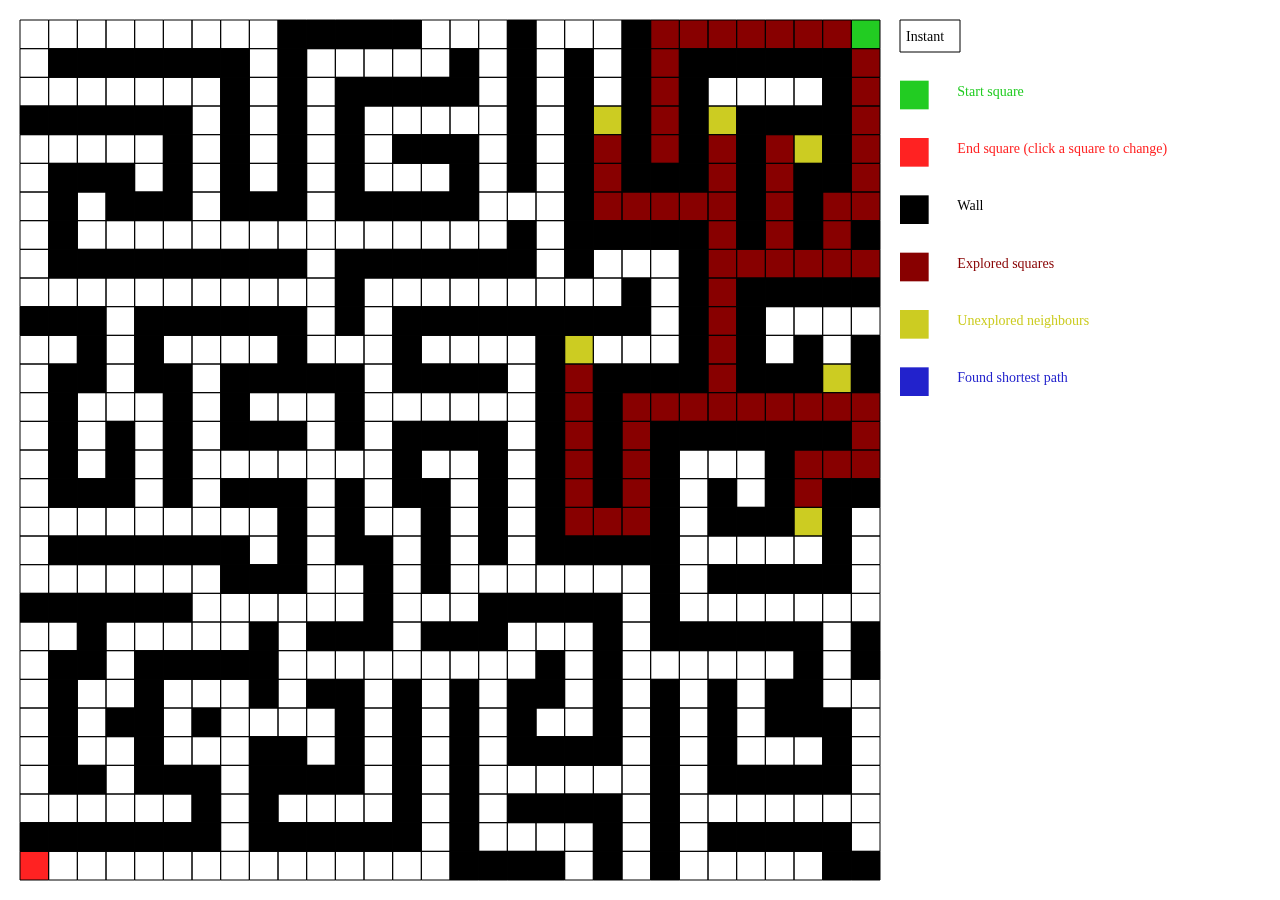
<file: index.html>
<!DOCTYPE html>
<html lang="en">
	<head>
		<meta charset="UTF-8">
		<meta name="viewport" content="width=device-width, initial-scale=1.0">
		<title>A Star</title>
		<link rel="stylesheet" type="text/css" href="style.css">
		<script src="constructors.js"></script>
		<script src="constants.js"></script>
		<script src="main.js"></script>
	</head>
	<body>
		<canvas id="myCanvas">Your browser doesn't support canvas.</canvas>
	</body>
</html>
</file>
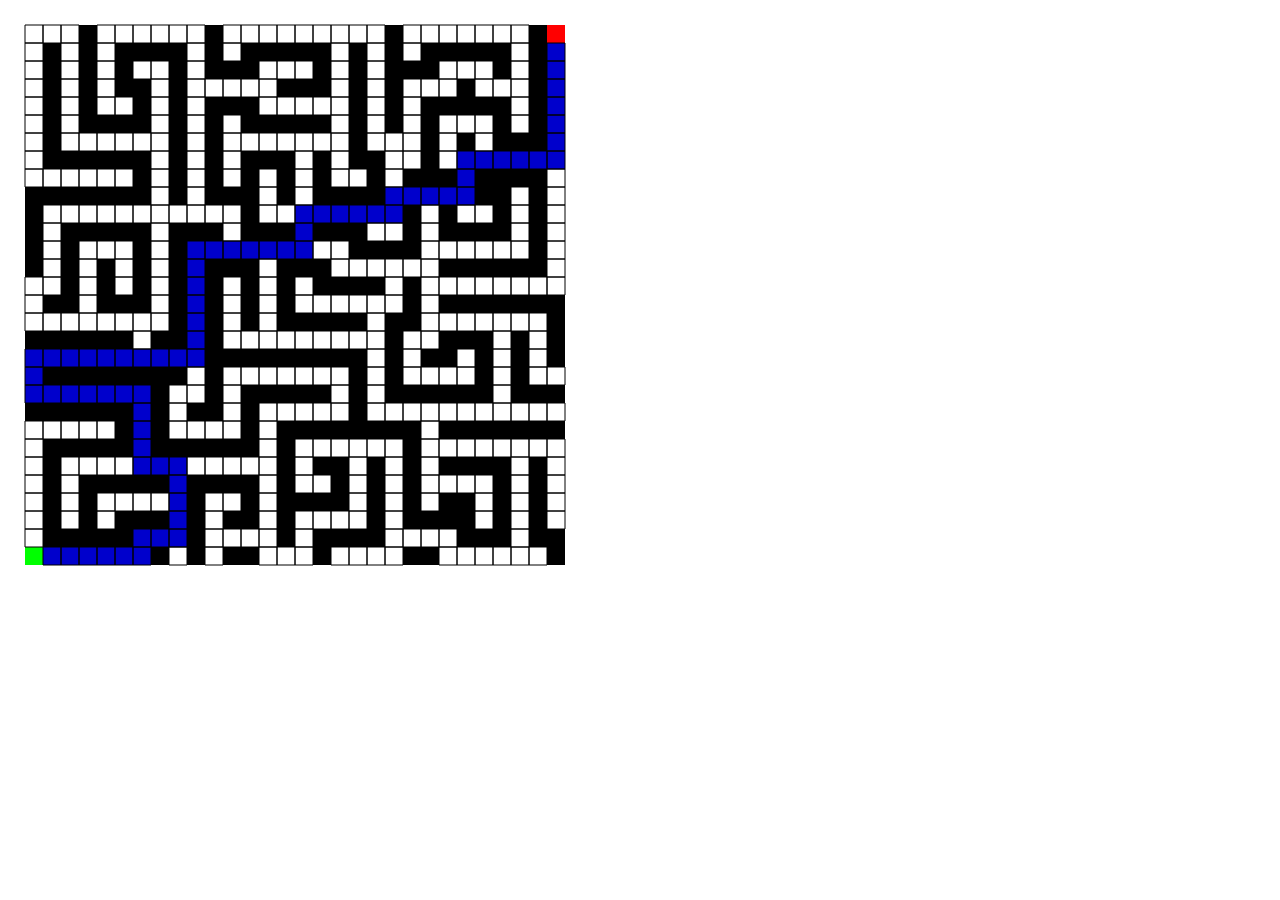
<file: A Star Instant.html>
<html>
	<head>
		<title>A Star</title>
		<style>
			body {
				padding: 0;
				margin: 0;
			}
			
			#myCanvas {
				padding: 0;
				margin: 0;
				top: 0;
				bottom: 0;
				left: 0;
				right: 0;
			}
		</style>
		<script>
			function Point (x, y) {
				this.X = x;
				this.Y = y;
			}
			
			function Path (points) {
				this.Points = points;
				this.Cost = function () {
					return this.Points.length - 1;
				}
				this.Tail = function () {
					return this.Points[this.Points.length - 1];
				}
			}
			
			var mip = [[0, 0, 0, 0, 0, 0, 0, 0, 0, 0, 0, 0, 0, 0, 0],
					   [0, 0, 0, 0, 0, 0, 0, 0, 0, 0, 0, 0, 0, 0, 0],
					   [0, 0, 0, 0, 0, 0, 0, 0, 0, 0, 0, 0, 0, 0, 0],
					   [0, 0, 0, 0, 0, 0, 0, 0, 0, 0, 0, 0, 0, 0, 0],
					   [0, 0, 0, 0, 0, 1, 1, 1, 1, 1, 0, 0, 0, 0, 0],
					   [0, 0, 0, 0, 0, 0, 0, 0, 0, 1, 0, 0, 0, 0, 0],
					   [0, 0, 0, 0, 0, 0, 0, 0, 0, 1, 0, 0, 0, 0, 0],
					   [0, 0, 2, 0, 0, 0, 0, 0, 0, 1, 0, 0, 0, 0, 0],
					   [0, 0, 0, 0, 0, 0, 0, 0, 0, 1, 0, 0, 0, 0, 0],
					   [0, 0, 0, 0, 0, 0, 0, 0, 0, 1, 0, 0, 0, 0, 0],
					   [0, 0, 0, 0, 0, 0, 0, 0, 0, 1, 0, 0, 0, 0, 0],
					   [0, 0, 0, 0, 0, 1, 1, 1, 1, 1, 0, 0, 0, 0, 0],
					   [0, 0, 0, 0, 0, 0, 0, 1, 0, 0, 0, 0, 0, 0, 0],
					   [0, 0, 0, 0, 0, 0, 0, 1, 0, 0, 0, 3, 0, 0, 0],
					   [0, 0, 0, 0, 0, 0, 0, 0, 0, 0, 0, 0, 0, 0, 0],
					   [0, 0, 0, 0, 0, 0, 0, 0, 0, 0, 0, 0, 0, 0, 0]];
			
			var map = [[0, 0, 0, 1, 0, 0, 0, 0, 0, 0, 1, 0, 0, 0, 0, 0, 0, 0, 0, 0, 1, 0, 0, 0, 0, 0, 0, 0, 1, 3],
					   [0, 1, 0, 1, 0, 1, 1, 1, 1, 0, 1, 0, 1, 1, 1, 1, 1, 0, 1, 0, 1, 0, 1, 1, 1, 1, 1, 0, 1, 0],
					   [0, 1, 0, 1, 0, 1, 0, 0, 1, 0, 1, 1, 1, 0, 0, 0, 1, 0, 1, 0, 1, 1, 1, 0, 0, 0, 1, 0, 1, 0],
					   [0, 1, 0, 1, 0, 1, 1, 0, 1, 0, 0, 0, 0, 0, 1, 1, 1, 0, 1, 0, 1, 0, 0, 0, 1, 0, 0, 0, 1, 0],
					   [0, 1, 0, 1, 0, 0, 1, 0, 1, 0, 1, 1, 1, 0, 0, 0, 0, 0, 1, 0, 1, 0, 1, 1, 1, 1, 1, 0, 1, 0],
					   [0, 1, 0, 1, 1, 1, 1, 0, 1, 0, 1, 0, 1, 1, 1, 1, 1, 0, 1, 0, 1, 0, 1, 0, 0, 0, 1, 0, 1, 0],
					   [0, 1, 0, 0, 0, 0, 0, 0, 1, 0, 1, 0, 0, 0, 0, 0, 0, 0, 1, 0, 0, 0, 1, 0, 1, 0, 1, 1, 1, 0],
					   [0, 1, 1, 1, 1, 1, 1, 0, 1, 0, 1, 0, 1, 1, 1, 0, 1, 0, 1, 1, 0, 0, 1, 0, 0, 0, 0, 0, 0, 0],
					   [0, 0, 0, 0, 0, 0, 1, 0, 1, 0, 1, 0, 1, 0, 1, 0, 1, 0, 0, 1, 0, 1, 1, 1, 0, 1, 1, 1, 1, 0],
					   [1, 1, 1, 1, 1, 1, 1, 0, 1, 0, 1, 1, 1, 0, 1, 0, 1, 1, 1, 1, 0, 0, 0, 0, 0, 1, 1, 0, 1, 0],
					   [1, 0, 0, 0, 0, 0, 0, 0, 0, 0, 0, 0, 1, 0, 0, 0, 0, 0, 0, 0, 0, 1, 0, 1, 0, 0, 1, 0, 1, 0],
					   [1, 0, 1, 1, 1, 1, 1, 0, 1, 1, 1, 0, 1, 1, 1, 0, 1, 1, 1, 0, 0, 1, 0, 1, 1, 1, 1, 0, 1, 0],
					   [1, 0, 1, 0, 0, 0, 1, 0, 1, 0, 0, 0, 0, 0, 0, 0, 0, 0, 1, 1, 1, 1, 0, 0, 0, 0, 0, 0, 1, 0],
					   [1, 0, 1, 0, 1, 0, 1, 0, 1, 0, 1, 1, 1, 0, 1, 1, 1, 0, 0, 0, 0, 0, 0, 1, 1, 1, 1, 1, 1, 0],
					   [0, 0, 1, 0, 1, 0, 1, 0, 1, 0, 1, 0, 1, 0, 1, 0, 1, 1, 1, 1, 0, 1, 0, 0, 0, 0, 0, 0, 0, 0],
					   [0, 1, 1, 0, 1, 1, 1, 0, 1, 0, 1, 0, 1, 0, 1, 0, 0, 0, 0, 0, 0, 1, 0, 1, 1, 1, 1, 1, 1, 1],
					   [0, 0, 0, 0, 0, 0, 0, 0, 1, 0, 1, 0, 1, 0, 1, 1, 1, 1, 1, 0, 1, 1, 0, 0, 0, 0, 0, 0, 0, 1],
					   [1, 1, 1, 1, 1, 1, 0, 1, 1, 0, 1, 0, 0, 0, 0, 0, 0, 0, 0, 0, 1, 0, 0, 1, 1, 1, 0, 1, 0, 1],
					   [0, 0, 0, 0, 0, 0, 0, 0, 0, 0, 1, 1, 1, 1, 1, 1, 1, 1, 1, 0, 1, 0, 1, 1, 0, 1, 0, 1, 0, 1],
					   [0, 1, 1, 1, 1, 1, 1, 1, 1, 0, 1, 0, 0, 0, 0, 0, 0, 0, 1, 0, 1, 0, 0, 0, 0, 1, 0, 1, 0, 0],
					   [0, 0, 0, 0, 0, 0, 0, 1, 0, 0, 1, 0, 1, 1, 1, 1, 1, 0, 1, 0, 1, 1, 1, 1, 1, 1, 0, 1, 1, 1],
					   [1, 1, 1, 1, 1, 1, 0, 1, 0, 1, 1, 0, 1, 0, 0, 0, 0, 0, 1, 0, 0, 0, 0, 0, 0, 0, 0, 0, 0, 0],
					   [0, 0, 0, 0, 0, 1, 0, 1, 0, 0, 0, 0, 1, 0, 1, 1, 1, 1, 1, 1, 1, 1, 0, 1, 1, 1, 1, 1, 1, 1],
					   [0, 1, 1, 1, 1, 1, 0, 1, 1, 1, 1, 1, 1, 0, 1, 0, 0, 0, 0, 0, 0, 1, 0, 0, 0, 0, 0, 0, 0, 0],
					   [0, 1, 0, 0, 0, 0, 0, 0, 0, 0, 0, 0, 0, 0, 1, 0, 1, 1, 0, 1, 0, 1, 0, 1, 1, 1, 1, 0, 1, 0],
					   [0, 1, 0, 1, 1, 1, 1, 1, 0, 1, 1, 1, 1, 0, 1, 0, 0, 1, 0, 1, 0, 1, 0, 0, 0, 0, 1, 0, 1, 0],
					   [0, 1, 0, 1, 0, 0, 0, 0, 0, 1, 0, 0, 1, 0, 1, 1, 1, 1, 0, 1, 0, 1, 0, 1, 1, 0, 1, 0, 1, 0],
					   [0, 1, 0, 1, 0, 1, 1, 1, 0, 1, 0, 1, 1, 0, 1, 0, 0, 0, 0, 1, 0, 1, 1, 1, 1, 0, 1, 0, 1, 0],
					   [0, 1, 1, 1, 1, 1, 0, 0, 0, 1, 0, 0, 0, 0, 1, 0, 1, 1, 1, 1, 0, 0, 0, 0, 1, 1, 1, 0, 1, 1],
					   [2, 0, 0, 0, 0, 0, 0, 1, 0, 1, 0, 1, 1, 0, 0, 0, 1, 0, 0, 0, 0, 1, 1, 0, 0, 0, 0, 0, 0, 1]];
			
			var mapWidth = map.length;
			var mapHeight = map[0].length;
			var squareSize = 18;
			var canvasPadding = 25;
			var exploredColor = "#a00";
			var opensetColor = "#cc0";
			var finalPathColor = "#00c";
			var wallColor = "#000";
			var startColor = "#0f0";
			var endColor = "#f00";
			var c;
			var ctx;
			var startPoint;
			var endPoint;
			var paths = [];
			var explored = [];
			var openset = [];
			var finalPath = null;
			
			for (var i = 0; i < map.length; i++) {
				for (var j = 0; j < map[i].length; j++) {
					if (map[i][j] == 2) startPoint = new Point(i, j);
					if (map[i][j] == 3) endPoint = new Point(i, j);
				}
			}
			
			function getNeighbours (point) {
				var neighbours = [];
				
				var top = new Point(point.X, point.Y - 1);
				var bottom = new Point(point.X, point.Y + 1);
				var left = new Point(point.X - 1,  point.Y);
				var right = new Point(point.X + 1, point.Y);
				
				if (top.Y >= 0) neighbours.push(top);
				if (bottom.Y < mapHeight) neighbours.push(bottom);
				if (left.X >= 0) neighbours.push(left);
				if (right.X < mapWidth) neighbours.push(right);
				
				return neighbours;
			}
			
			function isExplored (point) {
				var found = false;
				for (var i = 0; i < explored.length; i++) {
					if (point.X == explored[i].X && point.Y == explored[i].Y) found = true;
				}
				return found; 
			}
			
			function inOpenset (point) {
				var found = false;
				for (var i = 0; i < openset.length; i++) {
					if (point.X == openset[i].X && point.Y == openset[i].Y) found = true;
				}
				return found; 
			}
			
			function removeFromOpenset (point) {
				var newopenset = [];
				for (var i = 0; i < openset.length; i++) {
					if (!(point.X == openset[i].X && point.Y == openset[i].Y)) newopenset.push(openset[i]);
				}
				openset = newopenset;
			}
			
			function clonePath (path) {
				var points = [];
				for (var i = 0; i < path.Points.length; i++) {
					var x = path.Points[i].X;
					var y = path.Points[i].Y;
					points.push(new Point(x, y));
				}
				return new Path(points);
			}
			
			function removePath (index) {
				var newpaths = [];
				for (var i = 0; i < paths.length; i++) {
					if (i != index) newpaths.push(paths[i]);
				}
				paths = newpaths;
			}
			
			function getDistance (start, end) {
				var distanceX = end.X - start.X;
				var distanceY = end.Y - start.Y;
				return Math.sqrt((distanceX * distanceX)) + Math.sqrt((distanceY * distanceY));
			}
			
			/*
			function timerTick () {
				c.width = c.width;
				
				if (finalPath == null && paths.length > 0) {
					// Choose a path and openset with lowest cost to expand
					var lowestCost = 90001;
					var chosenOpenset = null;
					var chosenPathIndex = null;
					for (var i = 0; i < paths.length; i++) {
						var tailNeighbours = getNeighbours(paths[i].Tail());
						
						// Get openset neighbour with lowest total cost to end point
						var cost = paths[i].Cost();
						for (var j = 0; j < tailNeighbours.length; j++) {
							var distance = getDistance(tailNeighbours[j], endPoint);
							var totalCost = cost + distance;
							if (inOpenset(tailNeighbours[j]) && totalCost <= lowestCost) {
								// With <= instead of < meaning the program will favor the most recent added path 
								lowestCost = totalCost;
								chosenPathIndex = i;
								chosenOpenset = tailNeighbours[j];
							}
						}
					}
					
					// Explore the openset
					if (chosenPathIndex != null) {
						var newPath = clonePath(paths[chosenPathIndex]);
						newPath.Points.push(chosenOpenset);
						paths.push(newPath);
						explored.push(chosenOpenset);
						removeFromOpenset(chosenOpenset);
						if (chosenOpenset.X == endPoint.X && chosenOpenset.Y == endPoint.Y) {
							finalPath = newPath;
						}
						else {
							var neighbours = getNeighbours(chosenOpenset);
							for (var i = 0; i < neighbours.length; i++) {
								if (!isExplored(neighbours[i]) && !inOpenset(neighbours[i]) && map[neighbours[i].X][neighbours[i].Y] != 1) {
									openset.push(neighbours[i]);
								}
							}
						}
					}
					
					// Remove path no openset neighbour
					var i = 0;
					while (i < paths.length) {
						var tailNeighbours = getNeighbours(paths[i].Tail());
						
						var foundOpensetNeighbour = false;
						for (var j = 0; j < tailNeighbours.length; j++) {
							if (inOpenset(tailNeighbours[j])) {
								foundOpensetNeighbour = true;
							}
						}
						
						if (foundOpensetNeighbour) i++;
						else removePath(i);
					}
				}
				
				// Begin drawing
				ctx.beginPath();
				
				// Draw explored
				for (var i = 0; i < explored.length; i++) {
					var x = canvasPadding + explored[i].Y * squareSize;
					var y = canvasPadding + explored[i].X * squareSize;
					
					ctx.fillStyle = exploredColor;
					ctx.fillRect(x, y, squareSize, squareSize);
				}
				
				// Draw openset
				for (var i = 0; i < openset.length; i++) {
					var x = canvasPadding + openset[i].Y * squareSize;
					var y = canvasPadding + openset[i].X * squareSize;
					
					ctx.fillStyle = opensetColor;
					ctx.fillRect(x, y, squareSize, squareSize);
				}
				
				// Draw final path
				if (finalPath != null) {
					for (var i = 0; i < finalPath.Points.length; i++) {
						var x = canvasPadding + finalPath.Points[i].Y * squareSize;
						var y = canvasPadding + finalPath.Points[i].X * squareSize;
						
						ctx.fillStyle = finalPathColor;
						ctx.fillRect(x, y, squareSize, squareSize);
					}
				}
				
				// Draw map
				for (var i = 0; i < map.length; i++) {
					for (var j = 0; j < map[i].length; j++) {
						var x = canvasPadding + j * squareSize;
						var y = canvasPadding + i * squareSize;
						
						switch (map[i][j]) {
							case 0:
								ctx.rect(x, y, squareSize, squareSize);
								break;
							case 1:
								ctx.fillStyle = wallColor; 
								ctx.fillRect(x, y, squareSize, squareSize);
								break;
							case 2:
								ctx.fillStyle = startColor; 
								ctx.fillRect(x, y, squareSize, squareSize);
								break;
							case 3:
								ctx.fillStyle = endColor; 
								ctx.fillRect(x, y, squareSize, squareSize);
								break;
							default:
								break;
						}
					}
				}
				
				ctx.stroke();
			}
			*/
			
			window.onload = function () {
				c = document.getElementById("myCanvas");
				ctx = c.getContext("2d");
				
				c.width = window.innerWidth;
				c.height = window.innerHeight;
				
				// Initiate start point and openset
				paths.push(new Path([startPoint]));
				explored.push(startPoint);
				var neighbours = getNeighbours(startPoint);
				for (var i = 0; i < neighbours.length; i++) {
					if (!isExplored(neighbours[i]) && !inOpenset(neighbours[i]) && map[neighbours[i].X][neighbours[i].Y] != 1) {
						openset.push(neighbours[i]);
					}
				}
				
				while (finalPath ==  null) {
					// Choose a path and openset with lowest cost to expand
					var lowestCost = 90001;
					var chosenOpenset = null;
					var chosenPathIndex = null;
					for (var i = 0; i < paths.length; i++) {
						var tailNeighbours = getNeighbours(paths[i].Tail());
						
						// Get openset neighbour with lowest total cost to end point
						var cost = paths[i].Cost();
						for (var j = 0; j < tailNeighbours.length; j++) {
							var distance = getDistance(tailNeighbours[j], endPoint);
							var totalCost = cost + distance;
							if (inOpenset(tailNeighbours[j]) && totalCost <= lowestCost) {
								// With <= instead of < meaning the program will favor the most recent added path 
								lowestCost = totalCost;
								chosenPathIndex = i;
								chosenOpenset = tailNeighbours[j];
							}
						}
					}
					
					// Explore the openset
					if (chosenPathIndex != null) {
						var newPath = clonePath(paths[chosenPathIndex]);
						newPath.Points.push(chosenOpenset);
						paths.push(newPath);
						explored.push(chosenOpenset);
						removeFromOpenset(chosenOpenset);
						if (chosenOpenset.X == endPoint.X && chosenOpenset.Y == endPoint.Y) {
							finalPath = newPath;
						}
						else {
							var neighbours = getNeighbours(chosenOpenset);
							for (var i = 0; i < neighbours.length; i++) {
								if (!isExplored(neighbours[i]) && !inOpenset(neighbours[i]) && map[neighbours[i].X][neighbours[i].Y] != 1) {
									openset.push(neighbours[i]);
								}
							}
						}
					}
					
					// Remove path no openset neighbour
					var i = 0;
					while (i < paths.length) {
						var tailNeighbours = getNeighbours(paths[i].Tail());
						
						var foundOpensetNeighbour = false;
						for (var j = 0; j < tailNeighbours.length; j++) {
							if (inOpenset(tailNeighbours[j])) {
								foundOpensetNeighbour = true;
							}
						}
						
						if (foundOpensetNeighbour) i++;
						else removePath(i);
					}
				}
				
				ctx.beginPath();
				
				/*
				// Draw explored
				for (var i = 0; i < explored.length; i++) {
					var x = canvasPadding + explored[i].Y * squareSize;
					var y = canvasPadding + explored[i].X * squareSize;
					
					ctx.fillStyle = exploredColor;
					ctx.fillRect(x, y, squareSize, squareSize);
				}
				
				// Draw openset
				for (var i = 0; i < openset.length; i++) {
					var x = canvasPadding + openset[i].Y * squareSize;
					var y = canvasPadding + openset[i].X * squareSize;
					
					ctx.fillStyle = opensetColor;
					ctx.fillRect(x, y, squareSize, squareSize);
				}
				*/
				
				// Draw final path
				if (finalPath != null) {
					for (var i = 0; i < finalPath.Points.length; i++) {
						var x = canvasPadding + finalPath.Points[i].Y * squareSize;
						var y = canvasPadding + finalPath.Points[i].X * squareSize;
						
						ctx.fillStyle = finalPathColor;
						ctx.fillRect(x, y, squareSize, squareSize);
					}
				}
				
				// Draw map
				for (var i = 0; i < map.length; i++) {
					for (var j = 0; j < map[i].length; j++) {
						var x = canvasPadding + j * squareSize;
						var y = canvasPadding + i * squareSize;
						
						switch (map[i][j]) {
							case 0:
								ctx.rect(x, y, squareSize, squareSize);
								break;
							case 1:
								ctx.fillStyle = wallColor; 
								ctx.fillRect(x, y, squareSize, squareSize);
								break;
							case 2:
								ctx.fillStyle = startColor; 
								ctx.fillRect(x, y, squareSize, squareSize);
								break;
							case 3:
								ctx.fillStyle = endColor; 
								ctx.fillRect(x, y, squareSize, squareSize);
								break;
							default:
								break;
						}
					}
				}
				
				ctx.stroke();
			}
		</script>
	</head>
	<body>
		<canvas id="myCanvas">Your browser doesn't support canvas.</canvas>
	</body>
</html>
</file>
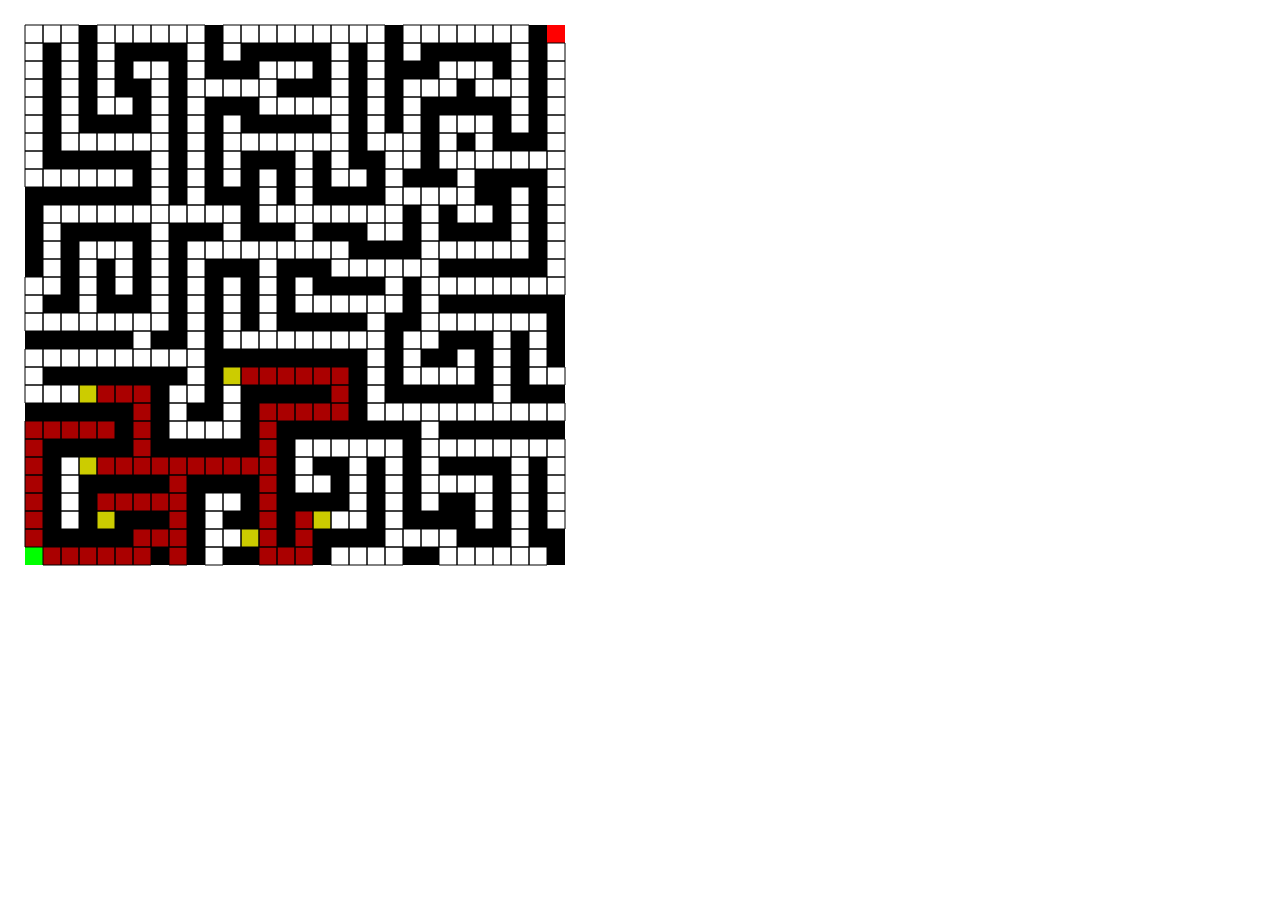
<file: A Star.html>
<html>
	<head>
		<title>A Star</title>
		<style>
			body {
				padding: 0;
				margin: 0;
			}
			
			#myCanvas {
				padding: 0;
				margin: 0;
				top: 0;
				bottom: 0;
				left: 0;
				right: 0;
			}
		</style>
		<script>
			function Point (x, y) {
				this.X = x;
				this.Y = y;
			}
			
			function Path (points) {
				this.Points = points;
				this.Cost = function () {
					return this.Points.length - 1;
				}
				this.Tail = function () {
					return this.Points[this.Points.length - 1];
				}
			}
			
			var mip = [[0, 0, 0, 0, 0, 0, 0, 0, 0, 0, 0, 0, 0, 0, 0],
					   [0, 0, 0, 0, 0, 0, 0, 0, 0, 0, 0, 0, 0, 0, 0],
					   [0, 0, 0, 0, 0, 0, 0, 0, 0, 0, 0, 0, 0, 0, 0],
					   [0, 0, 0, 0, 0, 0, 0, 0, 0, 0, 0, 0, 0, 0, 0],
					   [0, 0, 0, 0, 0, 1, 1, 1, 1, 1, 0, 0, 0, 0, 0],
					   [0, 0, 0, 0, 0, 0, 0, 0, 0, 1, 0, 0, 0, 0, 0],
					   [0, 0, 0, 0, 0, 0, 0, 0, 0, 1, 0, 0, 0, 0, 0],
					   [0, 0, 2, 0, 0, 0, 0, 0, 0, 1, 0, 0, 0, 0, 0],
					   [0, 0, 0, 0, 0, 0, 0, 0, 0, 1, 0, 0, 0, 0, 0],
					   [0, 0, 0, 0, 0, 0, 0, 0, 0, 1, 0, 0, 0, 0, 0],
					   [0, 0, 0, 0, 0, 0, 0, 0, 0, 1, 0, 0, 0, 0, 0],
					   [0, 0, 0, 0, 0, 1, 1, 1, 1, 1, 0, 0, 0, 0, 0],
					   [0, 0, 0, 0, 0, 0, 0, 1, 0, 0, 0, 0, 0, 0, 0],
					   [0, 0, 0, 0, 0, 0, 0, 1, 0, 0, 0, 3, 0, 0, 0],
					   [0, 0, 0, 0, 0, 0, 0, 0, 0, 0, 0, 0, 0, 0, 0],
					   [0, 0, 0, 0, 0, 0, 0, 0, 0, 0, 0, 0, 0, 0, 0]];
			
			var map = [[0, 0, 0, 1, 0, 0, 0, 0, 0, 0, 1, 0, 0, 0, 0, 0, 0, 0, 0, 0, 1, 0, 0, 0, 0, 0, 0, 0, 1, 3],
					   [0, 1, 0, 1, 0, 1, 1, 1, 1, 0, 1, 0, 1, 1, 1, 1, 1, 0, 1, 0, 1, 0, 1, 1, 1, 1, 1, 0, 1, 0],
					   [0, 1, 0, 1, 0, 1, 0, 0, 1, 0, 1, 1, 1, 0, 0, 0, 1, 0, 1, 0, 1, 1, 1, 0, 0, 0, 1, 0, 1, 0],
					   [0, 1, 0, 1, 0, 1, 1, 0, 1, 0, 0, 0, 0, 0, 1, 1, 1, 0, 1, 0, 1, 0, 0, 0, 1, 0, 0, 0, 1, 0],
					   [0, 1, 0, 1, 0, 0, 1, 0, 1, 0, 1, 1, 1, 0, 0, 0, 0, 0, 1, 0, 1, 0, 1, 1, 1, 1, 1, 0, 1, 0],
					   [0, 1, 0, 1, 1, 1, 1, 0, 1, 0, 1, 0, 1, 1, 1, 1, 1, 0, 1, 0, 1, 0, 1, 0, 0, 0, 1, 0, 1, 0],
					   [0, 1, 0, 0, 0, 0, 0, 0, 1, 0, 1, 0, 0, 0, 0, 0, 0, 0, 1, 0, 0, 0, 1, 0, 1, 0, 1, 1, 1, 0],
					   [0, 1, 1, 1, 1, 1, 1, 0, 1, 0, 1, 0, 1, 1, 1, 0, 1, 0, 1, 1, 0, 0, 1, 0, 0, 0, 0, 0, 0, 0],
					   [0, 0, 0, 0, 0, 0, 1, 0, 1, 0, 1, 0, 1, 0, 1, 0, 1, 0, 0, 1, 0, 1, 1, 1, 0, 1, 1, 1, 1, 0],
					   [1, 1, 1, 1, 1, 1, 1, 0, 1, 0, 1, 1, 1, 0, 1, 0, 1, 1, 1, 1, 0, 0, 0, 0, 0, 1, 1, 0, 1, 0],
					   [1, 0, 0, 0, 0, 0, 0, 0, 0, 0, 0, 0, 1, 0, 0, 0, 0, 0, 0, 0, 0, 1, 0, 1, 0, 0, 1, 0, 1, 0],
					   [1, 0, 1, 1, 1, 1, 1, 0, 1, 1, 1, 0, 1, 1, 1, 0, 1, 1, 1, 0, 0, 1, 0, 1, 1, 1, 1, 0, 1, 0],
					   [1, 0, 1, 0, 0, 0, 1, 0, 1, 0, 0, 0, 0, 0, 0, 0, 0, 0, 1, 1, 1, 1, 0, 0, 0, 0, 0, 0, 1, 0],
					   [1, 0, 1, 0, 1, 0, 1, 0, 1, 0, 1, 1, 1, 0, 1, 1, 1, 0, 0, 0, 0, 0, 0, 1, 1, 1, 1, 1, 1, 0],
					   [0, 0, 1, 0, 1, 0, 1, 0, 1, 0, 1, 0, 1, 0, 1, 0, 1, 1, 1, 1, 0, 1, 0, 0, 0, 0, 0, 0, 0, 0],
					   [0, 1, 1, 0, 1, 1, 1, 0, 1, 0, 1, 0, 1, 0, 1, 0, 0, 0, 0, 0, 0, 1, 0, 1, 1, 1, 1, 1, 1, 1],
					   [0, 0, 0, 0, 0, 0, 0, 0, 1, 0, 1, 0, 1, 0, 1, 1, 1, 1, 1, 0, 1, 1, 0, 0, 0, 0, 0, 0, 0, 1],
					   [1, 1, 1, 1, 1, 1, 0, 1, 1, 0, 1, 0, 0, 0, 0, 0, 0, 0, 0, 0, 1, 0, 0, 1, 1, 1, 0, 1, 0, 1],
					   [0, 0, 0, 0, 0, 0, 0, 0, 0, 0, 1, 1, 1, 1, 1, 1, 1, 1, 1, 0, 1, 0, 1, 1, 0, 1, 0, 1, 0, 1],
					   [0, 1, 1, 1, 1, 1, 1, 1, 1, 0, 1, 0, 0, 0, 0, 0, 0, 0, 1, 0, 1, 0, 0, 0, 0, 1, 0, 1, 0, 0],
					   [0, 0, 0, 0, 0, 0, 0, 1, 0, 0, 1, 0, 1, 1, 1, 1, 1, 0, 1, 0, 1, 1, 1, 1, 1, 1, 0, 1, 1, 1],
					   [1, 1, 1, 1, 1, 1, 0, 1, 0, 1, 1, 0, 1, 0, 0, 0, 0, 0, 1, 0, 0, 0, 0, 0, 0, 0, 0, 0, 0, 0],
					   [0, 0, 0, 0, 0, 1, 0, 1, 0, 0, 0, 0, 1, 0, 1, 1, 1, 1, 1, 1, 1, 1, 0, 1, 1, 1, 1, 1, 1, 1],
					   [0, 1, 1, 1, 1, 1, 0, 1, 1, 1, 1, 1, 1, 0, 1, 0, 0, 0, 0, 0, 0, 1, 0, 0, 0, 0, 0, 0, 0, 0],
					   [0, 1, 0, 0, 0, 0, 0, 0, 0, 0, 0, 0, 0, 0, 1, 0, 1, 1, 0, 1, 0, 1, 0, 1, 1, 1, 1, 0, 1, 0],
					   [0, 1, 0, 1, 1, 1, 1, 1, 0, 1, 1, 1, 1, 0, 1, 0, 0, 1, 0, 1, 0, 1, 0, 0, 0, 0, 1, 0, 1, 0],
					   [0, 1, 0, 1, 0, 0, 0, 0, 0, 1, 0, 0, 1, 0, 1, 1, 1, 1, 0, 1, 0, 1, 0, 1, 1, 0, 1, 0, 1, 0],
					   [0, 1, 0, 1, 0, 1, 1, 1, 0, 1, 0, 1, 1, 0, 1, 0, 0, 0, 0, 1, 0, 1, 1, 1, 1, 0, 1, 0, 1, 0],
					   [0, 1, 1, 1, 1, 1, 0, 0, 0, 1, 0, 0, 0, 0, 1, 0, 1, 1, 1, 1, 0, 0, 0, 0, 1, 1, 1, 0, 1, 1],
					   [2, 0, 0, 0, 0, 0, 0, 1, 0, 1, 0, 1, 1, 0, 0, 0, 1, 0, 0, 0, 0, 1, 1, 0, 0, 0, 0, 0, 0, 1]];
			
			var mapWidth = map.length;
			var mapHeight = map[0].length;
			var squareSize = 18;
			var canvasPadding = 25;
			var exploredColor = "#a00";
			var opensetColor = "#cc0";
			var finalPathColor = "#00c";
			var wallColor = "#000";
			var startColor = "#0f0";
			var endColor = "#f00";
			var c;
			var ctx;
			var startPoint;
			var endPoint;
			var paths = [];
			var explored = [];
			var openset = [];
			var finalPath = null;
			
			for (var i = 0; i < map.length; i++) {
				for (var j = 0; j < map[i].length; j++) {
					if (map[i][j] == 2) startPoint = new Point(i, j);
					if (map[i][j] == 3) endPoint = new Point(i, j);
				}
			}
			
			function getNeighbours (point) {
				var neighbours = [];
				
				var top = new Point(point.X, point.Y - 1);
				var bottom = new Point(point.X, point.Y + 1);
				var left = new Point(point.X - 1,  point.Y);
				var right = new Point(point.X + 1, point.Y);
				
				if (top.Y >= 0) neighbours.push(top);
				if (bottom.Y < mapHeight) neighbours.push(bottom);
				if (left.X >= 0) neighbours.push(left);
				if (right.X < mapWidth) neighbours.push(right);
				
				return neighbours;
			}
			
			function isExplored (point) {
				var found = false;
				for (var i = 0; i < explored.length; i++) {
					if (point.X == explored[i].X && point.Y == explored[i].Y) found = true;
				}
				return found; 
			}
			
			function inOpenset (point) {
				var found = false;
				for (var i = 0; i < openset.length; i++) {
					if (point.X == openset[i].X && point.Y == openset[i].Y) found = true;
				}
				return found; 
			}
			
			function removeFromOpenset (point) {
				var newopenset = [];
				for (var i = 0; i < openset.length; i++) {
					if (!(point.X == openset[i].X && point.Y == openset[i].Y)) newopenset.push(openset[i]);
				}
				openset = newopenset;
			}
			
			function clonePath (path) {
				var points = [];
				for (var i = 0; i < path.Points.length; i++) {
					var x = path.Points[i].X;
					var y = path.Points[i].Y;
					points.push(new Point(x, y));
				}
				return new Path(points);
			}
			
			function removePath (index) {
				var newpaths = [];
				for (var i = 0; i < paths.length; i++) {
					if (i != index) newpaths.push(paths[i]);
				}
				paths = newpaths;
			}
			
			function getDistance (start, end) {
				var distanceX = end.X - start.X;
				var distanceY = end.Y - start.Y;
				return Math.sqrt((distanceX * distanceX)) + Math.sqrt((distanceY * distanceY));
			}
			
			function timerTick () {
				c.width = c.width;
				
				if (finalPath == null && paths.length > 0) {
					// Choose a path and openset with lowest cost to expand
					var lowestCost = 90001;
					var chosenOpenset = null;
					var chosenPathIndex = null;
					for (var i = 0; i < paths.length; i++) {
						var tailNeighbours = getNeighbours(paths[i].Tail());
						
						// Get openset neighbour with lowest total cost to end point
						var cost = paths[i].Cost();
						for (var j = 0; j < tailNeighbours.length; j++) {
							var distance = getDistance(tailNeighbours[j], endPoint);
							var totalCost = cost + distance;
							if (inOpenset(tailNeighbours[j]) && totalCost <= lowestCost) {
								// With <= instead of < meaning the program will favor the most recent added path 
								lowestCost = totalCost;
								chosenPathIndex = i;
								chosenOpenset = tailNeighbours[j];
							}
						}
					}
					
					// Explore the openset
					if (chosenPathIndex != null) {
						var newPath = clonePath(paths[chosenPathIndex]);
						newPath.Points.push(chosenOpenset);
						paths.push(newPath);
						explored.push(chosenOpenset);
						removeFromOpenset(chosenOpenset);
						if (chosenOpenset.X == endPoint.X && chosenOpenset.Y == endPoint.Y) {
							finalPath = newPath;
						}
						else {
							var neighbours = getNeighbours(chosenOpenset);
							for (var i = 0; i < neighbours.length; i++) {
								if (!isExplored(neighbours[i]) && !inOpenset(neighbours[i]) && map[neighbours[i].X][neighbours[i].Y] != 1) {
									openset.push(neighbours[i]);
								}
							}
						}
					}
					
					// Remove path no openset neighbour
					var i = 0;
					while (i < paths.length) {
						var tailNeighbours = getNeighbours(paths[i].Tail());
						
						var foundOpensetNeighbour = false;
						for (var j = 0; j < tailNeighbours.length; j++) {
							if (inOpenset(tailNeighbours[j])) {
								foundOpensetNeighbour = true;
							}
						}
						
						if (foundOpensetNeighbour) i++;
						else removePath(i);
					}
				}
				
				// Begin drawing
				ctx.beginPath();
				
				// Draw explored
				for (var i = 0; i < explored.length; i++) {
					var x = canvasPadding + explored[i].Y * squareSize;
					var y = canvasPadding + explored[i].X * squareSize;
					
					ctx.fillStyle = exploredColor;
					ctx.fillRect(x, y, squareSize, squareSize);
				}
				
				// Draw openset
				for (var i = 0; i < openset.length; i++) {
					var x = canvasPadding + openset[i].Y * squareSize;
					var y = canvasPadding + openset[i].X * squareSize;
					
					ctx.fillStyle = opensetColor;
					ctx.fillRect(x, y, squareSize, squareSize);
				}
				
				// Draw final path
				if (finalPath != null) {
					for (var i = 0; i < finalPath.Points.length; i++) {
						var x = canvasPadding + finalPath.Points[i].Y * squareSize;
						var y = canvasPadding + finalPath.Points[i].X * squareSize;
						
						ctx.fillStyle = finalPathColor;
						ctx.fillRect(x, y, squareSize, squareSize);
					}
				}
				
				// Draw map
				for (var i = 0; i < map.length; i++) {
					for (var j = 0; j < map[i].length; j++) {
						var x = canvasPadding + j * squareSize;
						var y = canvasPadding + i * squareSize;
						
						switch (map[i][j]) {
							case 0:
								ctx.rect(x, y, squareSize, squareSize);
								break;
							case 1:
								ctx.fillStyle = wallColor; 
								ctx.fillRect(x, y, squareSize, squareSize);
								break;
							case 2:
								ctx.fillStyle = startColor; 
								ctx.fillRect(x, y, squareSize, squareSize);
								break;
							case 3:
								ctx.fillStyle = endColor; 
								ctx.fillRect(x, y, squareSize, squareSize);
								break;
							default:
								break;
						}
					}
				}
				
				ctx.stroke();
			}
			
			window.onload = function () {
				c = document.getElementById("myCanvas");
				ctx = c.getContext("2d");
				
				c.width = window.innerWidth;
				c.height = window.innerHeight;
				
				// Initiate start point and openset
				paths.push(new Path([startPoint]));
				explored.push(startPoint);
				var neighbours = getNeighbours(startPoint);
				for (var i = 0; i < neighbours.length; i++) {
					if (!isExplored(neighbours[i]) && !inOpenset(neighbours[i]) && map[neighbours[i].X][neighbours[i].Y] != 1) {
						openset.push(neighbours[i]);
					}
				}
				
				timerTick();
				setInterval(timerTick, 10);
			}
		</script>
	</head>
	<body>
		<canvas id="myCanvas">Your browser doesn't support canvas.</canvas>
	</body>
</html>
</file>
<file: style.css>
body {
	margin: 0;
	padding: 0;
}

#myCanvas {
	position: fixed;
}
</file>
